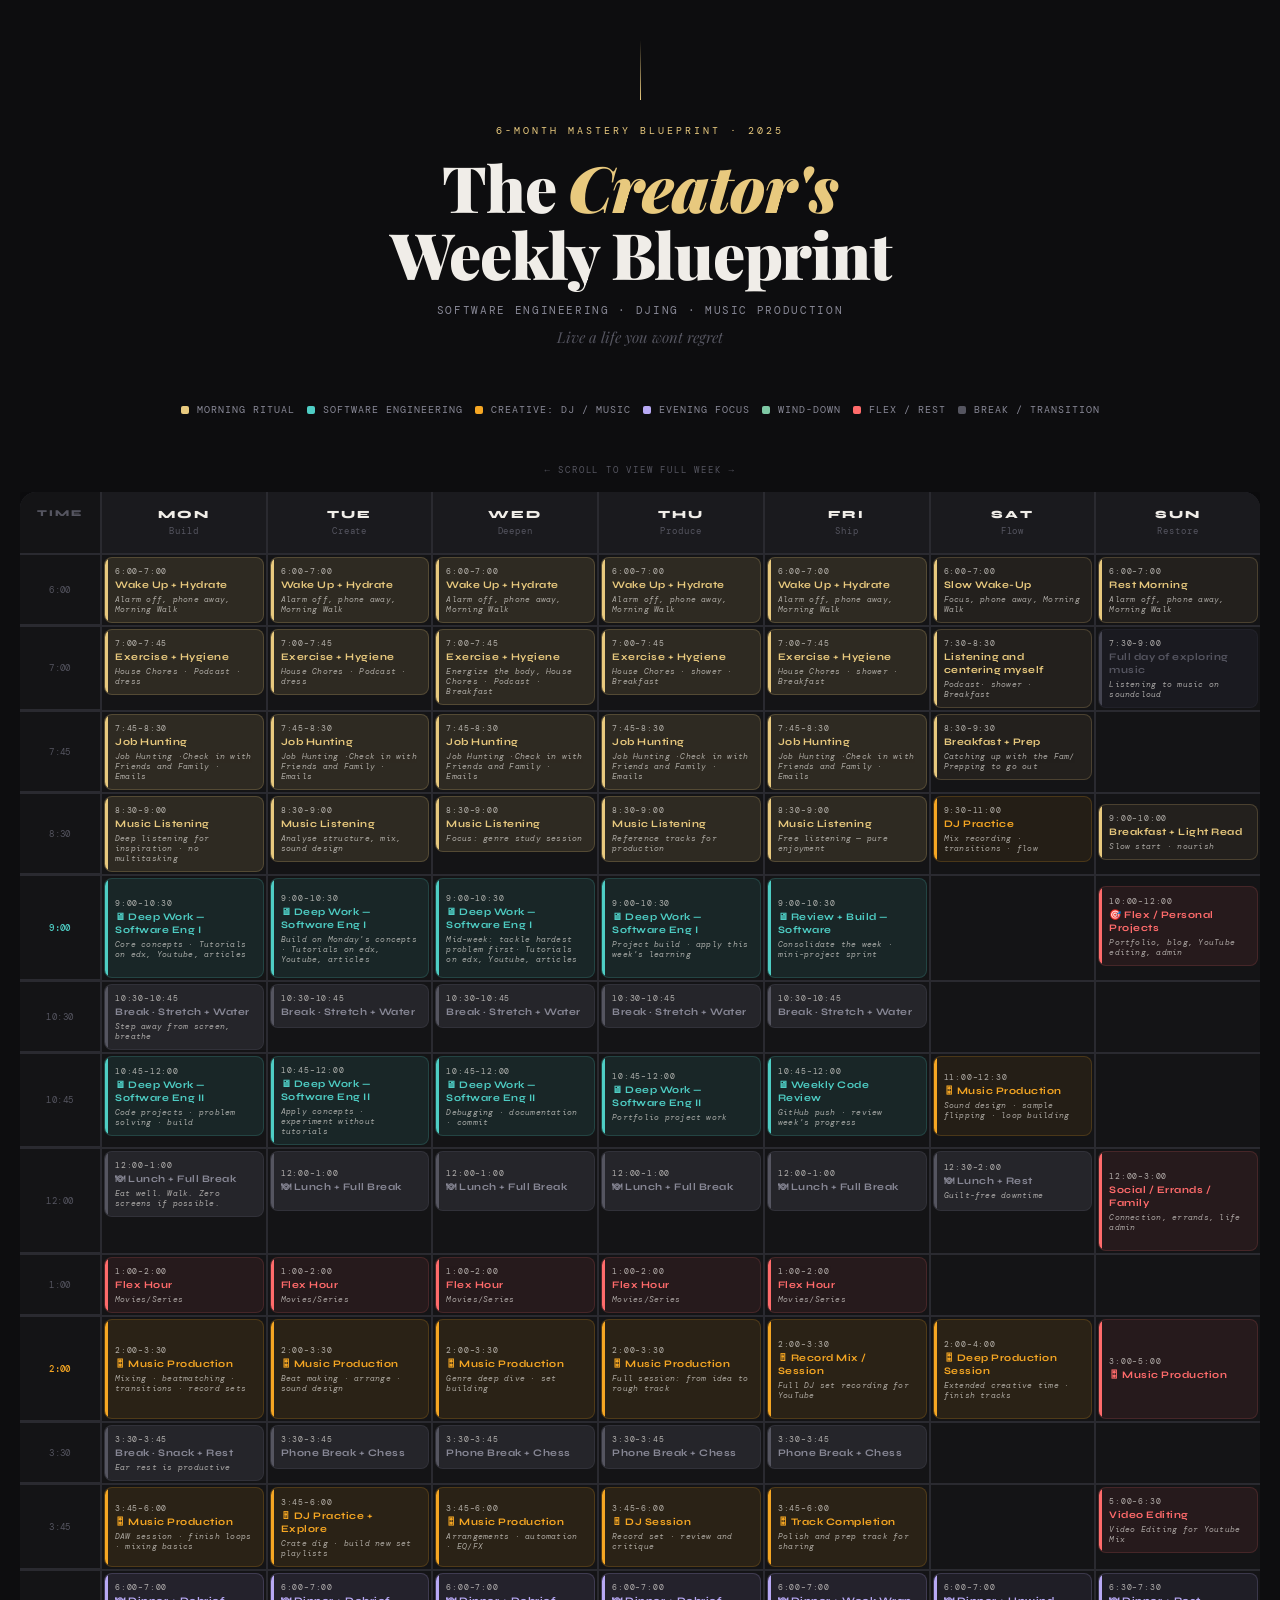
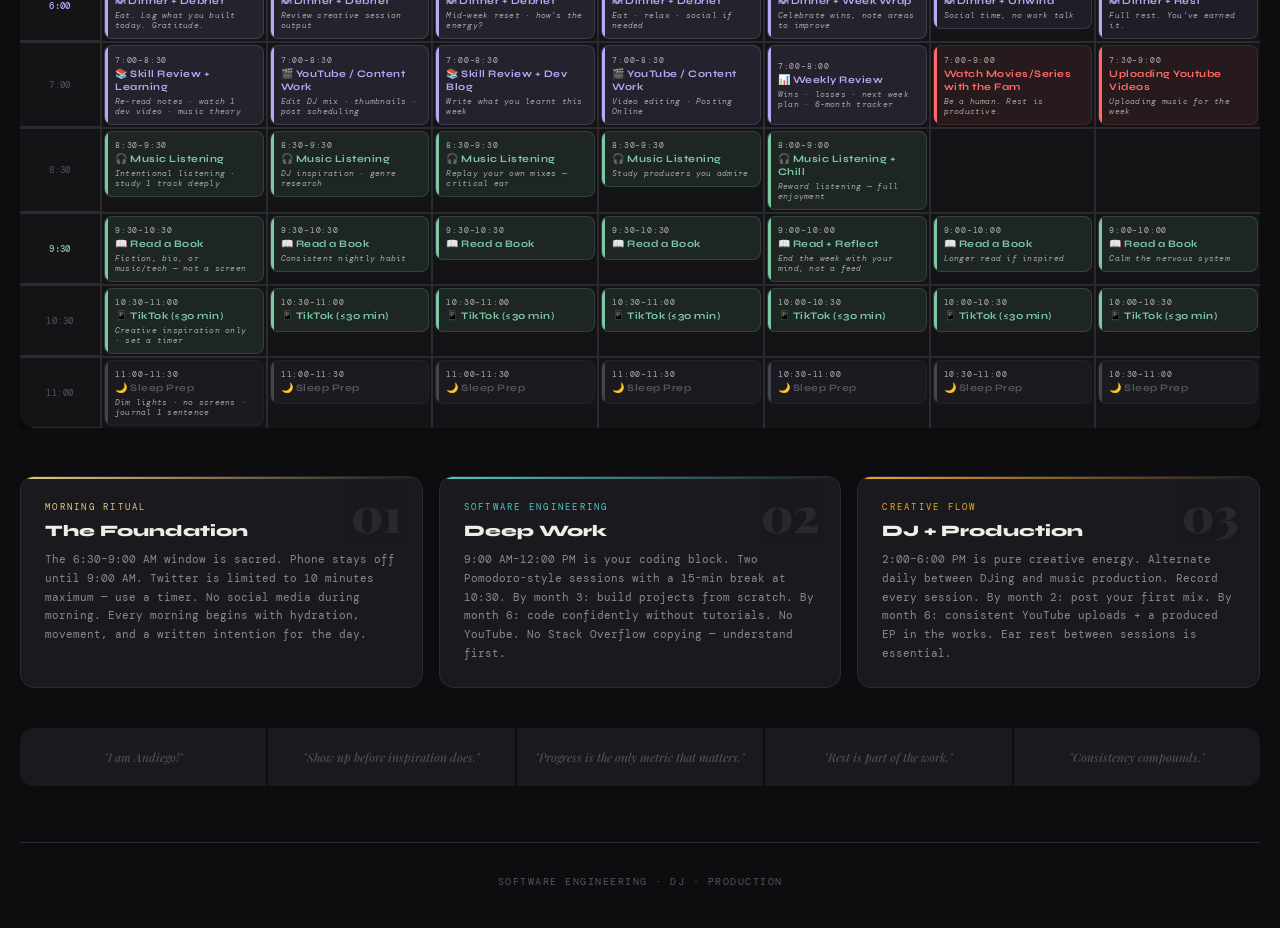
<file: schedule.html>
<!DOCTYPE html>
<html lang="en">
<head>
<meta charset="UTF-8">
<meta name="viewport" content="width=device-width, initial-scale=1.0">
<title>Weekly Planner — The Andiego's Blueprint</title>
<link href="https://fonts.googleapis.com/css2?family=Playfair+Display:ital,wght@0,400;0,700;0,900;1,400&family=DM+Mono:wght@300;400;500&family=Syne:wght@400;600;700;800&display=swap" rel="stylesheet">
<style>
  :root {
    --bg: #0d0d0f;
    --surface: #141416;
    --surface2: #1a1a1e;
    --border: #2a2a30;
    --accent-gold: #e8c97e;
    --accent-amber: #f5a623;
    --accent-teal: #4ecdc4;
    --accent-coral: #ff6b6b;
    --accent-lavender: #b8a9f5;
    --accent-sage: #7ec8a4;
    --text-primary: #f0ede8;
    --text-secondary: #888896;
    --text-dim: #555560;

    /* Block colors */
    --morning: #e8c97e;
    --engineering: #4ecdc4;
    --break: #3a3a42;
    --creative: #f5a623;
    --evening: #b8a9f5;
    --wind: #7ec8a4;
    --sleep: #2e2e38;
  }

  * { margin: 0; padding: 0; box-sizing: border-box; }

  body {
    background: var(--bg);
    color: var(--text-primary);
    font-family: 'DM Mono', monospace;
    min-height: 100vh;
    padding: 40px 20px;
  }

  /* HEADER */
  .header {
    text-align: center;
    margin-bottom: 56px;
    position: relative;
  }

  .header::before {
    content: '';
    display: block;
    width: 1px;
    height: 60px;
    background: linear-gradient(to bottom, transparent, var(--accent-gold));
    margin: 0 auto 24px;
  }

  .header .eyebrow {
    font-family: 'DM Mono', monospace;
    font-size: 10px;
    letter-spacing: 0.3em;
    color: var(--accent-gold);
    text-transform: uppercase;
    margin-bottom: 16px;
  }

  .header h1 {
    font-family: 'Playfair Display', serif;
    font-size: clamp(36px, 5vw, 64px);
    font-weight: 900;
    line-height: 1.05;
    letter-spacing: -0.02em;
    color: var(--text-primary);
  }

  .header h1 em {
    font-style: italic;
    color: var(--accent-gold);
  }

  .header .subtitle {
    margin-top: 16px;
    font-size: 11px;
    color: var(--text-secondary);
    letter-spacing: 0.15em;
    text-transform: uppercase;
  }

  .header .tagline {
    margin-top: 10px;
    font-family: 'Playfair Display', serif;
    font-style: italic;
    font-size: 15px;
    color: var(--text-dim);
  }

  /* LEGEND */
  .legend {
    display: flex;
    flex-wrap: wrap;
    gap: 12px;
    justify-content: center;
    margin-bottom: 48px;
  }

  .legend-item {
    display: flex;
    align-items: center;
    gap: 8px;
    font-size: 10px;
    letter-spacing: 0.1em;
    text-transform: uppercase;
    color: var(--text-secondary);
  }

  .legend-dot {
    width: 8px;
    height: 8px;
    border-radius: 2px;
    flex-shrink: 0;
  }

  /* WEEKLY GRID */
  .week-grid {
    display: grid;
    grid-template-columns: 80px repeat(7, 1fr);
    gap: 2px;
    max-width: 1400px;
    margin: 0 auto;
    background: var(--border);
    border-radius: 16px;
    overflow: hidden;
    box-shadow: 0 40px 120px rgba(0,0,0,0.6);
  }

  .day-header {
    background: var(--surface2);
    padding: 16px 8px;
    text-align: center;
    position: sticky;
    top: 0;
    z-index: 10;
  }

  .day-name {
    font-family: 'Syne', sans-serif;
    font-size: 11px;
    font-weight: 800;
    letter-spacing: 0.2em;
    text-transform: uppercase;
    color: var(--text-primary);
  }

  .day-sub {
    font-size: 9px;
    color: var(--text-dim);
    margin-top: 4px;
    letter-spacing: 0.1em;
  }

  .time-col {
    background: var(--surface);
  }

  .time-col .day-header {
    background: var(--surface);
  }

  .time-label {
    background: var(--surface);
    display: flex;
    align-items: center;
    justify-content: center;
    padding: 8px 4px;
    font-size: 9px;
    color: var(--text-dim);
    letter-spacing: 0.05em;
    border-bottom: 1px solid var(--border);
    min-height: 44px;
  }

  .day-col {
    background: var(--surface);
    display: flex;
    flex-direction: column;
    gap: 2px;
    padding: 2px;
  }

  /* BLOCKS */
  .block {
    border-radius: 8px;
    padding: 8px 10px;
    min-height: 40px;
    position: relative;
    overflow: hidden;
    display: flex;
    flex-direction: column;
    justify-content: center;
    transition: transform 0.15s ease, box-shadow 0.15s ease;
    cursor: default;
  }

  .block:hover {
    transform: translateY(-1px);
    box-shadow: 0 6px 20px rgba(0,0,0,0.4);
    z-index: 2;
  }

  .block::before {
    content: '';
    position: absolute;
    left: 0; top: 0; bottom: 0;
    width: 3px;
    border-radius: 3px 0 0 3px;
  }

  .block-time {
    font-size: 8px;
    letter-spacing: 0.1em;
    opacity: 0.7;
    margin-bottom: 3px;
  }

  .block-title {
    font-family: 'Syne', sans-serif;
    font-size: 10px;
    font-weight: 700;
    line-height: 1.3;
    letter-spacing: 0.05em;
  }

  .block-note {
    font-size: 8px;
    opacity: 0.65;
    margin-top: 2px;
    letter-spacing: 0.03em;
    font-style: italic;
  }

  /* Block types */
  .b-morning { background: rgba(232,201,126,0.12); border: 1px solid rgba(232,201,126,0.2); }
  .b-morning::before { background: var(--morning); }
  .b-morning .block-title { color: var(--morning); }

  .b-engineering { background: rgba(78,205,196,0.1); border: 1px solid rgba(78,205,196,0.18); }
  .b-engineering::before { background: var(--engineering); }
  .b-engineering .block-title { color: var(--engineering); }

  .b-creative { background: rgba(245,166,35,0.1); border: 1px solid rgba(245,166,35,0.18); }
  .b-creative::before { background: var(--creative); }
  .b-creative .block-title { color: var(--creative); }

  .b-break { background: rgba(42,42,48,0.8); border: 1px solid rgba(80,80,90,0.3); }
  .b-break::before { background: var(--text-dim); }
  .b-break .block-title { color: var(--text-secondary); }

  .b-evening { background: rgba(184,169,245,0.1); border: 1px solid rgba(184,169,245,0.18); }
  .b-evening::before { background: var(--evening); }
  .b-evening .block-title { color: var(--evening); }

  .b-wind { background: rgba(126,200,164,0.1); border: 1px solid rgba(126,200,164,0.18); }
  .b-wind::before { background: var(--wind); }
  .b-wind .block-title { color: var(--wind); }

  .b-sleep { background: rgba(30,30,40,0.6); border: 1px solid rgba(50,50,60,0.3); }
  .b-sleep::before { background: #444450; }
  .b-sleep .block-title { color: var(--text-dim); }

  .b-flex { background: rgba(255,107,107,0.08); border: 1px solid rgba(255,107,107,0.15); }
  .b-flex::before { background: var(--accent-coral); }
  .b-flex .block-title { color: var(--accent-coral); }

  /* PILLARS */
  .pillars {
    max-width: 1400px;
    margin: 48px auto 0;
    display: grid;
    grid-template-columns: repeat(auto-fit, minmax(280px, 1fr));
    gap: 16px;
  }

  .pillar-card {
    background: var(--surface2);
    border: 1px solid var(--border);
    border-radius: 14px;
    padding: 24px;
    position: relative;
    overflow: hidden;
  }

  .pillar-card::after {
    content: '';
    position: absolute;
    top: 0; left: 0; right: 0;
    height: 2px;
  }

  .pillar-card.p1::after { background: linear-gradient(to right, var(--morning), transparent); }
  .pillar-card.p2::after { background: linear-gradient(to right, var(--engineering), transparent); }
  .pillar-card.p3::after { background: linear-gradient(to right, var(--creative), transparent); }

  .pillar-num {
    font-family: 'Playfair Display', serif;
    font-size: 48px;
    font-weight: 900;
    line-height: 1;
    opacity: 0.07;
    position: absolute;
    top: 12px;
    right: 20px;
  }

  .pillar-label {
    font-size: 9px;
    letter-spacing: 0.25em;
    text-transform: uppercase;
    margin-bottom: 8px;
  }

  .pillar-title {
    font-family: 'Syne', sans-serif;
    font-size: 16px;
    font-weight: 800;
    margin-bottom: 10px;
  }

  .pillar-desc {
    font-size: 11px;
    color: var(--text-secondary);
    line-height: 1.7;
  }

  /* MANTRAS */
  .mantras {
    max-width: 1400px;
    margin: 40px auto 0;
    display: flex;
    gap: 2px;
    border-radius: 14px;
    overflow: hidden;
  }

  .mantra {
    flex: 1;
    background: var(--surface2);
    padding: 20px 16px;
    text-align: center;
    font-family: 'Playfair Display', serif;
    font-style: italic;
    font-size: 12px;
    color: var(--text-dim);
    line-height: 1.5;
    transition: color 0.2s;
  }

  .mantra:hover { color: var(--accent-gold); }

  /* FOOTER */
  .footer {
    text-align: center;
    margin-top: 56px;
    padding-top: 32px;
    border-top: 1px solid var(--border);
    max-width: 1400px;
    margin-left: auto;
    margin-right: auto;
  }

  .footer p {
    font-size: 10px;
    color: var(--text-dim);
    letter-spacing: 0.15em;
    text-transform: uppercase;
  }

  /* SCROLL HINT */
  .scroll-hint {
    text-align: center;
    font-size: 9px;
    color: var(--text-dim);
    letter-spacing: 0.2em;
    text-transform: uppercase;
    margin-bottom: 16px;
  }

  @media (max-width: 900px) {
    .week-grid {
      grid-template-columns: 60px repeat(7, 1fr);
      font-size: 9px;
    }
    .block-title { font-size: 8px; }
    .block-time, .block-note { display: none; }
    body { padding: 20px 10px; }
  }

  @media print {
    body { background: white; color: #111; padding: 10px; }
    .week-grid { box-shadow: none; }
  }
</style>
</head>
<body>

<!-- HEADER -->
<div class="header">
  <div class="eyebrow">6-Month Mastery Blueprint · 2025</div>
  <h1>The <em>Creator's</em><br>Weekly Blueprint</h1>
  <div class="subtitle">Software Engineering · DJing · Music Production</div>
  <div class="tagline">Live a life you wont regret</div>
</div>

<!-- LEGEND -->
<div class="legend">
  <div class="legend-item"><div class="legend-dot" style="background:var(--morning)"></div> Morning Ritual</div>
  <div class="legend-item"><div class="legend-dot" style="background:var(--engineering)"></div> Software Engineering</div>
  <div class="legend-item"><div class="legend-dot" style="background:var(--creative)"></div> Creative: DJ / Music</div>
  <div class="legend-item"><div class="legend-dot" style="background:var(--evening)"></div> Evening Focus</div>
  <div class="legend-item"><div class="legend-dot" style="background:var(--wind)"></div> Wind-Down</div>
  <div class="legend-item"><div class="legend-dot" style="background:var(--accent-coral)"></div> Flex / Rest</div>
  <div class="legend-item"><div class="legend-dot" style="background:var(--text-dim)"></div> Break / Transition</div>
</div>

<div class="scroll-hint">← scroll to view full week →</div>

<!-- MAIN GRID -->
<div style="overflow-x:auto;">
<div class="week-grid">

  <!-- Header row -->
  <div class="day-header time-col"><div class="day-name" style="font-size:9px;color:var(--text-dim)">TIME</div></div>
  <div class="day-header"><div class="day-name">MON</div><div class="day-sub">Build</div></div>
  <div class="day-header"><div class="day-name">TUE</div><div class="day-sub">Create</div></div>
  <div class="day-header"><div class="day-name">WED</div><div class="day-sub">Deepen</div></div>
  <div class="day-header"><div class="day-name">THU</div><div class="day-sub">Produce</div></div>
  <div class="day-header"><div class="day-name">FRI</div><div class="day-sub">Ship</div></div>
  <div class="day-header"><div class="day-name">SAT</div><div class="day-sub">Flow</div></div>
  <div class="day-header"><div class="day-name">SUN</div><div class="day-sub">Restore</div></div>

  <!-- 6:00 AM -->
  <div class="time-label">6:00</div>
  <!-- MON-FRI same morning routine -->
  <div class="day-col">
    <div class="block b-morning">
      <div class="block-time">6:00–7:00</div>
      <div class="block-title">Wake Up + Hydrate</div>
      <div class="block-note">Alarm off, phone away, Morning Walk</div>
    </div>
  </div>
  <div class="day-col">
    <div class="block b-morning">
      <div class="block-time">6:00–7:00</div>
      <div class="block-title">Wake Up + Hydrate</div>
      <div class="block-note">Alarm off, phone away, Morning Walk</div>
    </div>
  </div>
  <div class="day-col">
    <div class="block b-morning">
      <div class="block-time">6:00–7:00</div>
      <div class="block-title">Wake Up + Hydrate</div>
      <div class="block-note">Alarm off, phone away, Morning Walk</div>
    </div>
  </div>
  <div class="day-col">
    <div class="block b-morning">
      <div class="block-time">6:00–7:00</div>
      <div class="block-title">Wake Up + Hydrate</div>
      <div class="block-note">Alarm off, phone away, Morning Walk</div>
    </div>
  </div>
  <div class="day-col">
    <div class="block b-morning">
      <div class="block-time">6:00–7:00</div>
      <div class="block-title">Wake Up + Hydrate</div>
      <div class="block-note">Alarm off, phone away, Morning Walk</div>
    </div>
  </div>
  <div class="day-col">
    <div class="block b-morning" style="background:rgba(232,201,126,0.07)">
      <div class="block-time">6:00–7:00</div>
      <div class="block-title">Slow Wake-Up</div>
      <div class="block-note">Focus, phone away, Morning Walk</div>
    </div>
  </div>
  <div class="day-col">
    <div class="block b-morning" style="background:rgba(232,201,126,0.07)">
      <div class="block-time">6:00–7:00</div>
      <div class="block-title">Rest Morning</div>
      <div class="block-note">Alarm off, phone away, Morning Walk</div>
    </div>
  </div>

  <!-- 7:00 AM -->
  <div class="time-label">7:00</div>
  <div class="day-col">
    <div class="block b-morning">
      <div class="block-time">7:00–7:45</div>
      <div class="block-title">Exercise + Hygiene</div>
      <div class="block-note">House Chores · Podcast · dress</div>
    </div>
  </div>
  <div class="day-col">
    <div class="block b-morning">
      <div class="block-time">7:00–7:45</div>
      <div class="block-title">Exercise + Hygiene</div>
      <div class="block-note">House Chores · Podcast · dress</div>
    </div>
  </div>
  <div class="day-col">
    <div class="block b-morning">
      <div class="block-time">7:00–7:45</div>
      <div class="block-title">Exercise + Hygiene</div>
      <div class="block-note">Energize the body, House Chores · Podcast · Breakfast</div>
    </div>
  </div>
  <div class="day-col">
    <div class="block b-morning">
      <div class="block-time">7:00–7:45</div>
      <div class="block-title">Exercise + Hygiene</div>
      <div class="block-note">House Chores · shower · Breakfast</div>
    </div>
  </div>
  <div class="day-col">
    <div class="block b-morning">
      <div class="block-time">7:00–7:45</div>
      <div class="block-title">Exercise + Hygiene</div>
      <div class="block-note">House Chores · shower · Breakfast</div>
    </div>
  </div>
  <div class="day-col">
    <div class="block b-morning" style="background:rgba(232,201,126,0.07)">
      <div class="block-time">7:30–8:30</div>
      <div class="block-title">Listening and centering myself</div>
      <div class="block-note">Podcast· shower · Breakfast</div>
    </div>
  </div>
  <div class="day-col">
    <div class="block b-sleep">
      <div class="block-time">7:30–9:00</div>
      <div class="block-title">Full day of exploring music</div>
      <div class="block-note">Listening to music on soundcloud</div>
    </div>
  </div>

  <!-- 7:45 AM -->
  <div class="time-label">7:45</div>
  <div class="day-col">
    <div class="block b-morning">
      <div class="block-time">7:45–8:30</div>
      <div class="block-title">Job Hunting</div>
      <div class="block-note">Job Hunting ·Check in with Friends and Family · Emails</div>
    </div>
  </div>
  <div class="day-col">
    <div class="block b-morning">
      <div class="block-time">7:45–8:30</div>
      <div class="block-title">Job Hunting</div>
      <div class="block-note">Job Hunting ·Check in with Friends and Family · Emails</div>
    </div>
  </div>
  <div class="day-col">
    <div class="block b-morning">
      <div class="block-time">7:45–8:30</div>
      <div class="block-title">Job Hunting</div>
      <div class="block-note">Job Hunting ·Check in with Friends and Family · Emails</div>
    </div>
  </div>
  <div class="day-col">
    <div class="block b-morning">
      <div class="block-time">7:45–8:30</div>
      <div class="block-title">Job Hunting</div>
      <div class="block-note">Job Hunting ·Check in with Friends and Family · Emails</div>
    </div>
  </div>
  <div class="day-col">
    <div class="block b-morning">
      <div class="block-time">7:45–8:30</div>
      <div class="block-title">Job Hunting</div>
      <div class="block-note">Job Hunting ·Check in with Friends and Family · Emails</div>
    </div>
  </div>
  <div class="day-col">
    <div class="block b-morning" style="background:rgba(232,201,126,0.07)">
      <div class="block-time">8:30–9:30</div>
      <div class="block-title">Breakfast + Prep</div>
      <div class="block-note"> Catching up with the Fam/ Prepping to go out</div>
    </div>
  </div>
  <div class="day-col"></div>

  <!-- 8:30 AM -->
  <div class="time-label">8:30</div>
  <div class="day-col">
    <div class="block b-morning">
      <div class="block-time">8:30–9:00</div>
      <div class="block-title">Music Listening</div>
      <div class="block-note">Deep listening for inspiration · no multitasking</div>
    </div>
  </div>
  <div class="day-col">
    <div class="block b-morning">
      <div class="block-time">8:30–9:00</div>
      <div class="block-title">Music Listening</div>
      <div class="block-note">Analyse structure, mix, sound design</div>
    </div>
  </div>
  <div class="day-col">
    <div class="block b-morning">
      <div class="block-time">8:30–9:00</div>
      <div class="block-title">Music Listening</div>
      <div class="block-note">Focus: genre study session</div>
    </div>
  </div>
  <div class="day-col">
    <div class="block b-morning">
      <div class="block-time">8:30–9:00</div>
      <div class="block-title">Music Listening</div>
      <div class="block-note">Reference tracks for production</div>
    </div>
  </div>
  <div class="day-col">
    <div class="block b-morning">
      <div class="block-time">8:30–9:00</div>
      <div class="block-title">Music Listening</div>
      <div class="block-note">Free listening — pure enjoyment</div>
    </div>
  </div>
  <div class="day-col">
    <div class="block b-creative" style="background:rgba(245,166,35,0.07)">
      <div class="block-time">9:30–11:00</div>
      <div class="block-title">DJ Practice</div>
      <div class="block-note">Mix recording · transitions · flow</div>
    </div>
  </div>
  <div class="day-col">
    <div class="block b-morning" style="background:rgba(232,201,126,0.07); margin-top:8px">
      <div class="block-time">9:00–10:00</div>
      <div class="block-title">Breakfast + Light Read</div>
      <div class="block-note">Slow start · nourish</div>
    </div>
  </div>

  <!-- 9:00 AM — DEEP WORK -->
  <div class="time-label" style="color:var(--engineering);font-weight:500">9:00</div>
  <div class="day-col">
    <div class="block b-engineering" style="min-height:100px">
      <div class="block-time">9:00–10:30</div>
      <div class="block-title">🖥 Deep Work — Software Eng I</div>
      <div class="block-note">Core concepts · Tutorials on edx, Youtube, articles</div>
    </div>
  </div>
  <div class="day-col">
    <div class="block b-engineering" style="min-height:100px">
      <div class="block-time">9:00–10:30</div>
      <div class="block-title">🖥 Deep Work — Software Eng I</div>
      <div class="block-note">Build on Monday's concepts · Tutorials on edx, Youtube, articles</div>
    </div>
  </div>
  <div class="day-col">
    <div class="block b-engineering" style="min-height:100px">
      <div class="block-time">9:00–10:30</div>
      <div class="block-title">🖥 Deep Work — Software Eng I</div>
      <div class="block-note">Mid-week: tackle hardest problem first· Tutorials on edx, Youtube, articles</div>
    </div>
  </div>
  <div class="day-col">
    <div class="block b-engineering" style="min-height:100px">
      <div class="block-time">9:00–10:30</div>
      <div class="block-title">🖥 Deep Work — Software Eng I</div>
      <div class="block-note">Project build · apply this week's learning</div>
    </div>
  </div>
  <div class="day-col">
    <div class="block b-engineering" style="min-height:100px">
      <div class="block-time">9:00–10:30</div>
      <div class="block-title">🖥 Review + Build — Software</div>
      <div class="block-note">Consolidate the week · mini-project sprint</div>
    </div>
  </div>
  <div class="day-col"></div>
  <div class="day-col">
    <div class="block b-flex" style="min-height:80px; margin-top:8px">
      <div class="block-time">10:00–12:00</div>
      <div class="block-title">🎯 Flex / Personal Projects</div>
      <div class="block-note">Portfolio, blog, YouTube editing, admin</div>
    </div>
  </div>

  <!-- 10:30 AM -->
  <div class="time-label">10:30</div>
  <div class="day-col">
    <div class="block b-break">
      <div class="block-time">10:30–10:45</div>
      <div class="block-title">Break · Stretch + Water</div>
      <div class="block-note">Step away from screen, breathe</div>
    </div>
  </div>
  <div class="day-col">
    <div class="block b-break">
      <div class="block-time">10:30–10:45</div>
      <div class="block-title">Break · Stretch + Water</div>
    </div>
  </div>
  <div class="day-col">
    <div class="block b-break">
      <div class="block-time">10:30–10:45</div>
      <div class="block-title">Break · Stretch + Water</div>
    </div>
  </div>
  <div class="day-col">
    <div class="block b-break">
      <div class="block-time">10:30–10:45</div>
      <div class="block-title">Break · Stretch + Water</div>
    </div>
  </div>
  <div class="day-col">
    <div class="block b-break">
      <div class="block-time">10:30–10:45</div>
      <div class="block-title">Break · Stretch + Water</div>
    </div>
  </div>
  <div class="day-col"></div>
  <div class="day-col"></div>

  <!-- 10:45 AM -->
  <div class="time-label">10:45</div>
  <div class="day-col">
    <div class="block b-engineering" style="min-height:80px">
      <div class="block-time">10:45–12:00</div>
      <div class="block-title">🖥 Deep Work — Software Eng II</div>
      <div class="block-note">Code projects · problem solving · build</div>
    </div>
  </div>
  <div class="day-col">
    <div class="block b-engineering" style="min-height:80px">
      <div class="block-time">10:45–12:00</div>
      <div class="block-title">🖥 Deep Work — Software Eng II</div>
      <div class="block-note">Apply concepts · experiment without tutorials</div>
    </div>
  </div>
  <div class="day-col">
    <div class="block b-engineering" style="min-height:80px">
      <div class="block-time">10:45–12:00</div>
      <div class="block-title">🖥 Deep Work — Software Eng II</div>
      <div class="block-note">Debugging · documentation · commit</div>
    </div>
  </div>
  <div class="day-col">
    <div class="block b-engineering" style="min-height:80px">
      <div class="block-time">10:45–12:00</div>
      <div class="block-title">🖥 Deep Work — Software Eng II</div>
      <div class="block-note">Portfolio project work</div>
    </div>
  </div>
  <div class="day-col">
    <div class="block b-engineering" style="min-height:80px">
      <div class="block-time">10:45–12:00</div>
      <div class="block-title">🖥 Weekly Code Review</div>
      <div class="block-note">GitHub push · review week's progress</div>
    </div>
  </div>
  <div class="day-col">
    <div class="block b-creative" style="background:rgba(245,166,35,0.07); min-height:80px">
      <div class="block-time">11:00–12:30</div>
      <div class="block-title">🎛 Music Production</div>
      <div class="block-note">Sound design · sample flipping · loop building</div>
    </div>
  </div>
  <div class="day-col"></div>

  <!-- LUNCH -->
  <div class="time-label">12:00</div>
  <div class="day-col">
    <div class="block b-break" style="min-height:60px">
      <div class="block-time">12:00–1:00</div>
      <div class="block-title">🍽 Lunch + Full Break</div>
      <div class="block-note">Eat well. Walk. Zero screens if possible.</div>
    </div>
  </div>
  <div class="day-col">
    <div class="block b-break" style="min-height:60px">
      <div class="block-time">12:00–1:00</div>
      <div class="block-title">🍽 Lunch + Full Break</div>
    </div>
  </div>
  <div class="day-col">
    <div class="block b-break" style="min-height:60px">
      <div class="block-time">12:00–1:00</div>
      <div class="block-title">🍽 Lunch + Full Break</div>
    </div>
  </div>
  <div class="day-col">
    <div class="block b-break" style="min-height:60px">
      <div class="block-time">12:00–1:00</div>
      <div class="block-title">🍽 Lunch + Full Break</div>
    </div>
  </div>
  <div class="day-col">
    <div class="block b-break" style="min-height:60px">
      <div class="block-time">12:00–1:00</div>
      <div class="block-title">🍽 Lunch + Full Break</div>
    </div>
  </div>
  <div class="day-col">
    <div class="block b-break" style="min-height:60px">
      <div class="block-time">12:30–2:00</div>
      <div class="block-title">🍽 Lunch + Rest</div>
      <div class="block-note">Guilt-free downtime</div>
    </div>
  </div>
  <div class="day-col">
    <div class="block b-flex" style="min-height:100px">
      <div class="block-time">12:00–3:00</div>
      <div class="block-title">Social / Errands / Family</div>
      <div class="block-note">Connection, errands, life admin</div>
    </div>
  </div>

  <!-- 1:00 PM -->
  <div class="time-label">1:00</div>
  <div class="day-col">
    <div class="block b-flex">
      <div class="block-time">1:00–2:00</div>
      <div class="block-title">Flex Hour</div>
      <div class="block-note">Movies/Series</div>
    </div>
  </div>
  <div class="day-col">
    <div class="block b-flex">
      <div class="block-time">1:00–2:00</div>
      <div class="block-title">Flex Hour</div>
      <div class="block-note">Movies/Series</div>
    </div>
  </div>
  <div class="day-col">
    <div class="block b-flex">
      <div class="block-time">1:00–2:00</div>
      <div class="block-title">Flex Hour</div>
      <div class="block-note">Movies/Series</div>
    </div>
  </div>
  <div class="day-col">
    <div class="block b-flex">
      <div class="block-time">1:00–2:00</div>
      <div class="block-title">Flex Hour</div>
      <div class="block-note">Movies/Series</div>
    </div>
  </div>
  <div class="day-col">
    <div class="block b-flex">
      <div class="block-time">1:00–2:00</div>
      <div class="block-title">Flex Hour</div>
      <div class="block-note">Movies/Series</div>
    </div>
  </div>
  <div class="day-col"></div>
  <div class="day-col"></div>

  <!-- 2:00 PM — CREATIVE BLOCK -->
  <div class="time-label" style="color:var(--creative);font-weight:500">2:00</div>
  <div class="day-col">
    <div class="block b-creative" style="min-height:100px">
      <div class="block-time">2:00–3:30</div>
      <div class="block-title">🎛 Music Production</div>
      <div class="block-note">Mixing · beatmatching · transitions · record sets</div>
    </div>
  </div>
  <div class="day-col">
    <div class="block b-creative" style="min-height:100px">
      <div class="block-time">2:00–3:30</div>
      <div class="block-title">🎛 Music Production</div>
      <div class="block-note">Beat making · arrange · sound design</div>
    </div>
  </div>
  <div class="day-col">
    <div class="block b-creative" style="min-height:100px">
      <div class="block-time">2:00–3:30</div>
      <div class="block-title">🎛 Music Production</div>
      <div class="block-note">Genre deep dive · set building</div>
    </div>
  </div>
  <div class="day-col">
    <div class="block b-creative" style="min-height:100px">
      <div class="block-time">2:00–3:30</div>
      <div class="block-title">🎛 Music Production</div>
      <div class="block-note">Full session: from idea to rough track</div>
    </div>
  </div>
  <div class="day-col">
    <div class="block b-creative" style="min-height:100px">
      <div class="block-time">2:00–3:30</div>
      <div class="block-title">🎚 Record Mix / Session</div>
      <div class="block-note">Full DJ set recording for YouTube</div>
    </div>
  </div>
  <div class="day-col">
    <div class="block b-creative" style="min-height:100px">
      <div class="block-time">2:00–4:00</div>
      <div class="block-title">🎛 Deep Production Session</div>
      <div class="block-note">Extended creative time · finish tracks</div>
    </div>
  </div>
  <div class="day-col">
    <div class="block b-flex" style="min-height:100px">
      <div class="block-time">3:00–5:00</div>
      <div class="block-title">🎛 Music Production</div>
    </div>
  </div>

  <!-- 3:30 PM -->
  <div class="time-label">3:30</div>
  <div class="day-col">
    <div class="block b-break">
      <div class="block-time">3:30–3:45</div>
      <div class="block-title">Break · Snack + Rest</div>
      <div class="block-note">Ear rest is productive</div>
    </div>
  </div>
  <div class="day-col">
    <div class="block b-break">
      <div class="block-time">3:30–3:45</div>
      <div class="block-title">Phone Break + Chess</div>
    </div>
  </div>
  <div class="day-col">
    <div class="block b-break">
      <div class="block-time">3:30–3:45</div>
      <div class="block-title">Phone Break + Chess</div>
    </div>
  </div>
  <div class="day-col">
    <div class="block b-break">
      <div class="block-time">3:30–3:45</div>
      <div class="block-title">Phone Break + Chess</div>
    </div>
  </div>
  <div class="day-col">
    <div class="block b-break">
      <div class="block-time">3:30–3:45</div>
      <div class="block-title">Phone Break + Chess</div>
    </div>
  </div>
  <div class="day-col"></div>
  <div class="day-col"></div>

  <!-- 3:45 PM -->
  <div class="time-label">3:45</div>
  <div class="day-col">
    <div class="block b-creative" style="min-height:80px">
      <div class="block-time">3:45–6:00</div>
      <div class="block-title">🎛 Music Production</div>
      <div class="block-note">DAW session · finish loops · mixing basics</div>
    </div>
  </div>
  <div class="day-col">
    <div class="block b-creative" style="min-height:80px">
      <div class="block-time">3:45–6:00</div>
      <div class="block-title">🎚 DJ Practice + Explore</div>
      <div class="block-note">Crate dig · build new set playlists</div>
    </div>
  </div>
  <div class="day-col">
    <div class="block b-creative" style="min-height:80px">
      <div class="block-time">3:45–6:00</div>
      <div class="block-title">🎛 Music Production</div>
      <div class="block-note">Arrangements · automation · EQ/FX</div>
    </div>
  </div>
  <div class="day-col">
    <div class="block b-creative" style="min-height:80px">
      <div class="block-time">3:45–6:00</div>
      <div class="block-title">🎚 DJ Session</div>
      <div class="block-note">Record set · review and critique</div>
    </div>
  </div>
  <div class="day-col">
    <div class="block b-creative" style="min-height:80px">
      <div class="block-time">3:45–6:00</div>
      <div class="block-title">🎛 Track Completion</div>
      <div class="block-note">Polish and prep track for sharing</div>
    </div>
  </div>
  <div class="day-col"></div>
  <div class="day-col">
    <div class="block b-flex" style="min-height:60px">
      <div class="block-time">5:00–6:30</div>
      <div class="block-title">Video Editing</div>
      <div class="block-note">Video Editing for Youtube Mix</div>
    </div>
  </div>

  <!-- 6:00 PM — EVENING BLOCK -->
  <div class="time-label" style="color:var(--evening);font-weight:500">6:00</div>
  <div class="day-col">
    <div class="block b-evening">
      <div class="block-time">6:00–7:00</div>
      <div class="block-title">🍽 Dinner + Debrief</div>
      <div class="block-note">Eat. Log what you built today. Gratitude.</div>
    </div>
  </div>
  <div class="day-col">
    <div class="block b-evening">
      <div class="block-time">6:00–7:00</div>
      <div class="block-title">🍽 Dinner + Debrief</div>
      <div class="block-note">Review creative session output</div>
    </div>
  </div>
  <div class="day-col">
    <div class="block b-evening">
      <div class="block-time">6:00–7:00</div>
      <div class="block-title">🍽 Dinner + Debrief</div>
      <div class="block-note">Mid-week reset · how's the energy?</div>
    </div>
  </div>
  <div class="day-col">
    <div class="block b-evening">
      <div class="block-time">6:00–7:00</div>
      <div class="block-title">🍽 Dinner + Debrief</div>
      <div class="block-note">Eat · relax · social if needed</div>
    </div>
  </div>
  <div class="day-col">
    <div class="block b-evening">
      <div class="block-time">6:00–7:00</div>
      <div class="block-title">🍽 Dinner + Week Wrap</div>
      <div class="block-note">Celebrate wins, note areas to improve</div>
    </div>
  </div>
  <div class="day-col">
    <div class="block b-evening" style="background:rgba(184,169,245,0.07)">
      <div class="block-time">6:00–7:00</div>
      <div class="block-title">🍽 Dinner + Unwind</div>
      <div class="block-note">Social time, no work talk</div>
    </div>
  </div>
  <div class="day-col">
    <div class="block b-evening" style="background:rgba(184,169,245,0.07)">
      <div class="block-time">6:30–7:30</div>
      <div class="block-title">🍽 Dinner + Rest</div>
      <div class="block-note">Full rest. You've earned it.</div>
    </div>
  </div>

  <!-- 7:00 PM -->
  <div class="time-label">7:00</div>
  <div class="day-col">
    <div class="block b-evening" style="min-height:80px">
      <div class="block-time">7:00–8:30</div>
      <div class="block-title">📚 Skill Review + Learning</div>
      <div class="block-note">Re-read notes · watch 1 dev video · music theory</div>
    </div>
  </div>
  <div class="day-col">
    <div class="block b-evening" style="min-height:80px">
      <div class="block-time">7:00–8:30</div>
      <div class="block-title">🎬 YouTube / Content Work</div>
      <div class="block-note">Edit DJ mix · thumbnails · post scheduling</div>
    </div>
  </div>
  <div class="day-col">
    <div class="block b-evening" style="min-height:80px">
      <div class="block-time">7:00–8:30</div>
      <div class="block-title">📚 Skill Review + Dev Blog</div>
      <div class="block-note">Write what you learnt this week</div>
    </div>
  </div>
  <div class="day-col">
    <div class="block b-evening" style="min-height:80px">
      <div class="block-time">7:00–8:30</div>
      <div class="block-title">🎬 YouTube / Content Work</div>
      <div class="block-note">Video editing · Posting Online </div>
    </div>
  </div>
  <div class="day-col">
    <div class="block b-evening" style="min-height:80px">
      <div class="block-time">7:00–8:00</div>
      <div class="block-title">📊 Weekly Review</div>
      <div class="block-note">Wins · losses · next week plan · 6-month tracker</div>
    </div>
  </div>
  <div class="day-col">
    <div class="block b-flex" style="min-height:80px">
      <div class="block-time">7:00–9:00</div>
      <div class="block-title">Watch Movies/Series with the Fam</div>
      <div class="block-note">Be a human. Rest is productive.</div>
    </div>
  </div>
  <div class="day-col">
    <div class="block b-flex" style="min-height:80px">
      <div class="block-time">7:30–9:00</div>
      <div class="block-title">Uploading Youtube Videos</div>
      <div class="block-note">Uploading music for the week</div>
    </div>
  </div>

  <!-- 8:30 PM -->
  <div class="time-label">8:30</div>
  <div class="day-col">
    <div class="block b-wind">
      <div class="block-time">8:30–9:30</div>
      <div class="block-title">🎧 Music Listening</div>
      <div class="block-note">Intentional listening · study 1 track deeply</div>
    </div>
  </div>
  <div class="day-col">
    <div class="block b-wind">
      <div class="block-time">8:30–9:30</div>
      <div class="block-title">🎧 Music Listening</div>
      <div class="block-note">DJ inspiration · genre research</div>
    </div>
  </div>
  <div class="day-col">
    <div class="block b-wind">
      <div class="block-time">8:30–9:30</div>
      <div class="block-title">🎧 Music Listening</div>
      <div class="block-note">Replay your own mixes — critical ear</div>
    </div>
  </div>
  <div class="day-col">
    <div class="block b-wind">
      <div class="block-time">8:30–9:30</div>
      <div class="block-title">🎧 Music Listening</div>
      <div class="block-note">Study producers you admire</div>
    </div>
  </div>
  <div class="day-col">
    <div class="block b-wind">
      <div class="block-time">8:00–9:00</div>
      <div class="block-title">🎧 Music Listening + Chill</div>
      <div class="block-note">Reward listening — full enjoyment</div>
    </div>
  </div>
  <div class="day-col"></div>
  <div class="day-col"></div>

  <!-- 9:30 PM — WIND DOWN -->
  <div class="time-label" style="color:var(--wind);font-weight:500">9:30</div>
  <div class="day-col">
    <div class="block b-wind">
      <div class="block-time">9:30–10:30</div>
      <div class="block-title">📖 Read a Book</div>
      <div class="block-note">Fiction, bio, or music/tech — not a screen</div>
    </div>
  </div>
  <div class="day-col">
    <div class="block b-wind">
      <div class="block-time">9:30–10:30</div>
      <div class="block-title">📖 Read a Book</div>
      <div class="block-note">Consistent nightly habit</div>
    </div>
  </div>
  <div class="day-col">
    <div class="block b-wind">
      <div class="block-time">9:30–10:30</div>
      <div class="block-title">📖 Read a Book</div>
    </div>
  </div>
  <div class="day-col">
    <div class="block b-wind">
      <div class="block-time">9:30–10:30</div>
      <div class="block-title">📖 Read a Book</div>
    </div>
  </div>
  <div class="day-col">
    <div class="block b-wind">
      <div class="block-time">9:00–10:00</div>
      <div class="block-title">📖 Read + Reflect</div>
      <div class="block-note">End the week with your mind, not a feed</div>
    </div>
  </div>
  <div class="day-col">
    <div class="block b-wind">
      <div class="block-time">9:00–10:00</div>
      <div class="block-title">📖 Read a Book</div>
      <div class="block-note">Longer read if inspired</div>
    </div>
  </div>
  <div class="day-col">
    <div class="block b-wind">
      <div class="block-time">9:00–10:00</div>
      <div class="block-title">📖 Read a Book</div>
      <div class="block-note">Calm the nervous system</div>
    </div>
  </div>

  <!-- 10:30 PM -->
  <div class="time-label">10:30</div>
  <div class="day-col">
    <div class="block b-wind">
      <div class="block-time">10:30–11:00</div>
      <div class="block-title">📱 TikTok (≤30 min)</div>
      <div class="block-note">Creative inspiration only · set a timer</div>
    </div>
  </div>
  <div class="day-col">
    <div class="block b-wind">
      <div class="block-time">10:30–11:00</div>
      <div class="block-title">📱 TikTok (≤30 min)</div>
    </div>
  </div>
  <div class="day-col">
    <div class="block b-wind">
      <div class="block-time">10:30–11:00</div>
      <div class="block-title">📱 TikTok (≤30 min)</div>
    </div>
  </div>
  <div class="day-col">
    <div class="block b-wind">
      <div class="block-time">10:30–11:00</div>
      <div class="block-title">📱 TikTok (≤30 min)</div>
    </div>
  </div>
  <div class="day-col">
    <div class="block b-wind">
      <div class="block-time">10:00–10:30</div>
      <div class="block-title">📱 TikTok (≤30 min)</div>
    </div>
  </div>
  <div class="day-col">
    <div class="block b-wind">
      <div class="block-time">10:00–10:30</div>
      <div class="block-title">📱 TikTok (≤30 min)</div>
    </div>
  </div>
  <div class="day-col">
    <div class="block b-wind">
      <div class="block-time">10:00–10:30</div>
      <div class="block-title">📱 TikTok (≤30 min)</div>
    </div>
  </div>

  <!-- 11:00 PM -->
  <div class="time-label">11:00</div>
  <div class="day-col">
    <div class="block b-sleep">
      <div class="block-time">11:00–11:30</div>
      <div class="block-title">🌙 Sleep Prep</div>
      <div class="block-note">Dim lights · no screens · journal 1 sentence</div>
    </div>
  </div>
  <div class="day-col">
    <div class="block b-sleep">
      <div class="block-time">11:00–11:30</div>
      <div class="block-title">🌙 Sleep Prep</div>
    </div>
  </div>
  <div class="day-col">
    <div class="block b-sleep">
      <div class="block-time">11:00–11:30</div>
      <div class="block-title">🌙 Sleep Prep</div>
    </div>
  </div>
  <div class="day-col">
    <div class="block b-sleep">
      <div class="block-time">11:00–11:30</div>
      <div class="block-title">🌙 Sleep Prep</div>
    </div>
  </div>
  <div class="day-col">
    <div class="block b-sleep">
      <div class="block-time">10:30–11:00</div>
      <div class="block-title">🌙 Sleep Prep</div>
    </div>
  </div>
  <div class="day-col">
    <div class="block b-sleep">
      <div class="block-time">10:30–11:00</div>
      <div class="block-title">🌙 Sleep Prep</div>
    </div>
  </div>
  <div class="day-col">
    <div class="block b-sleep">
      <div class="block-time">10:30–11:00</div>
      <div class="block-title">🌙 Sleep Prep</div>
    </div>
  </div>

</div>
</div>

<!-- NOTES SECTION -->
<div class="pillars">
  <div class="pillar-card p1">
    <div class="pillar-num">01</div>
    <div class="pillar-label" style="color:var(--morning)">Morning Ritual</div>
    <div class="pillar-title">The Foundation</div>
    <div class="pillar-desc">The 6:30–9:00 AM window is sacred. Phone stays off until 9:00 AM. Twitter is limited to 10 minutes maximum — use a timer. No social media during morning. Every morning begins with hydration, movement, and a written intention for the day.</div>
  </div>
  <div class="pillar-card p2">
    <div class="pillar-num">02</div>
    <div class="pillar-label" style="color:var(--engineering)">Software Engineering</div>
    <div class="pillar-title">Deep Work</div>
    <div class="pillar-desc">9:00 AM–12:00 PM is your coding block. Two Pomodoro-style sessions with a 15-min break at 10:30. By month 3: build projects from scratch. By month 6: code confidently without tutorials. No YouTube. No Stack Overflow copying — understand first.</div>
  </div>
  <div class="pillar-card p3">
    <div class="pillar-num">03</div>
    <div class="pillar-label" style="color:var(--creative)">Creative Flow</div>
    <div class="pillar-title">DJ + Production</div>
    <div class="pillar-desc">2:00–6:00 PM is pure creative energy. Alternate daily between DJing and music production. Record every session. By month 2: post your first mix. By month 6: consistent YouTube uploads + a produced EP in the works. Ear rest between sessions is essential.</div>
  </div>
</div>

<!-- MANTRAS -->
<div class="mantras">
  <div class="mantra">"I am Andiego!"</div>
  <div class="mantra">"Show up before inspiration does."</div>
  <div class="mantra">"Progress is the only metric that matters."</div>
  <div class="mantra">"Rest is part of the work."</div>
  <div class="mantra">"Consistency compounds."</div>
</div>

<!-- FOOTER -->
<div class="footer">
  <p> Software Engineering · DJ · Production</p>
</div>

</body>
</html>
</file>
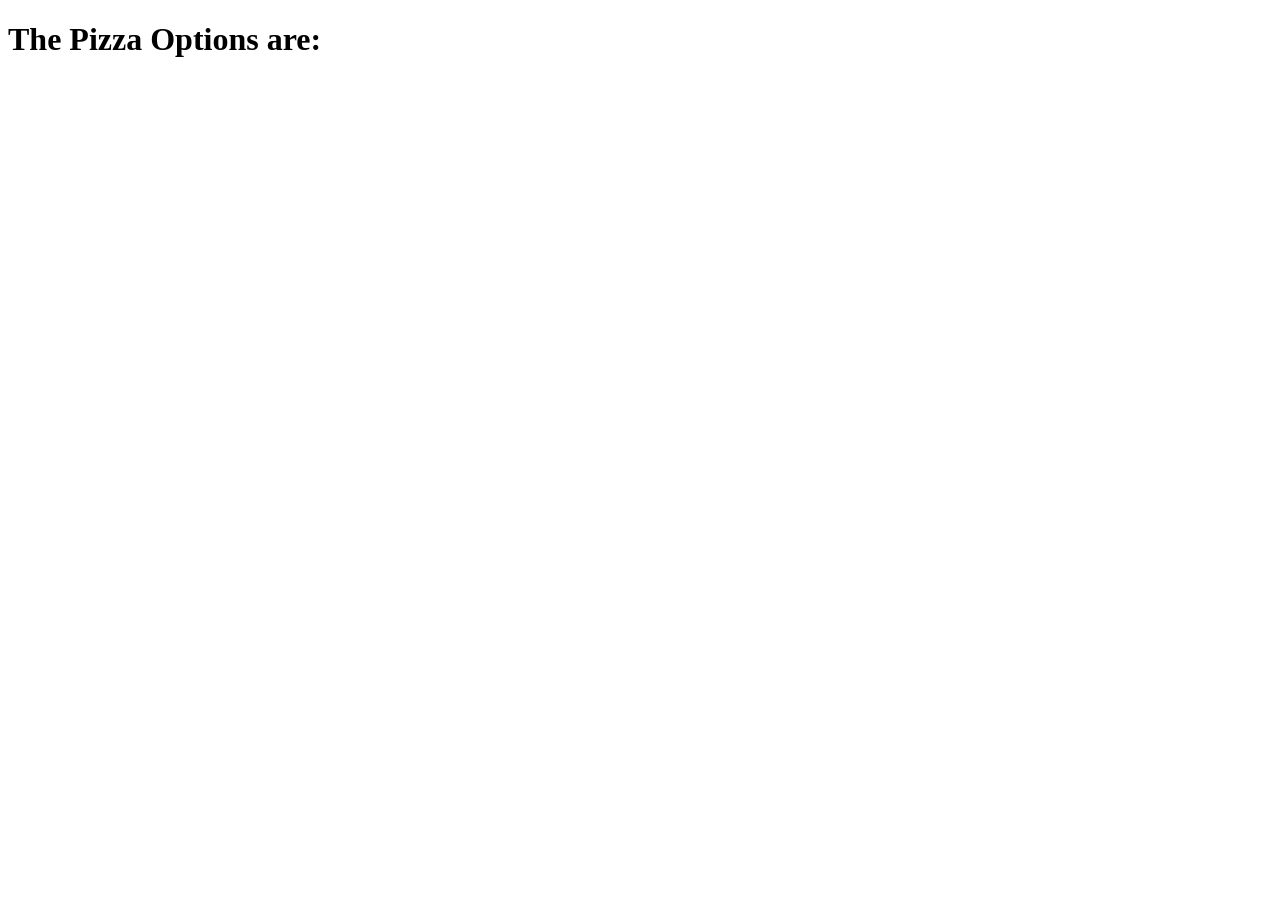
<file: django/menu/pizza/templates/pizza/options.html>
<!DOCTYPE html>
<html lang="en">
<head>
    <meta charset="UTF-8">
    <meta name="viewport" content="width=device-width, initial-scale=1.0">
    <title>Document</title>
</head>
<body>
    <h1> The Pizza Options are: </h1>
</body>
</html>
</file>
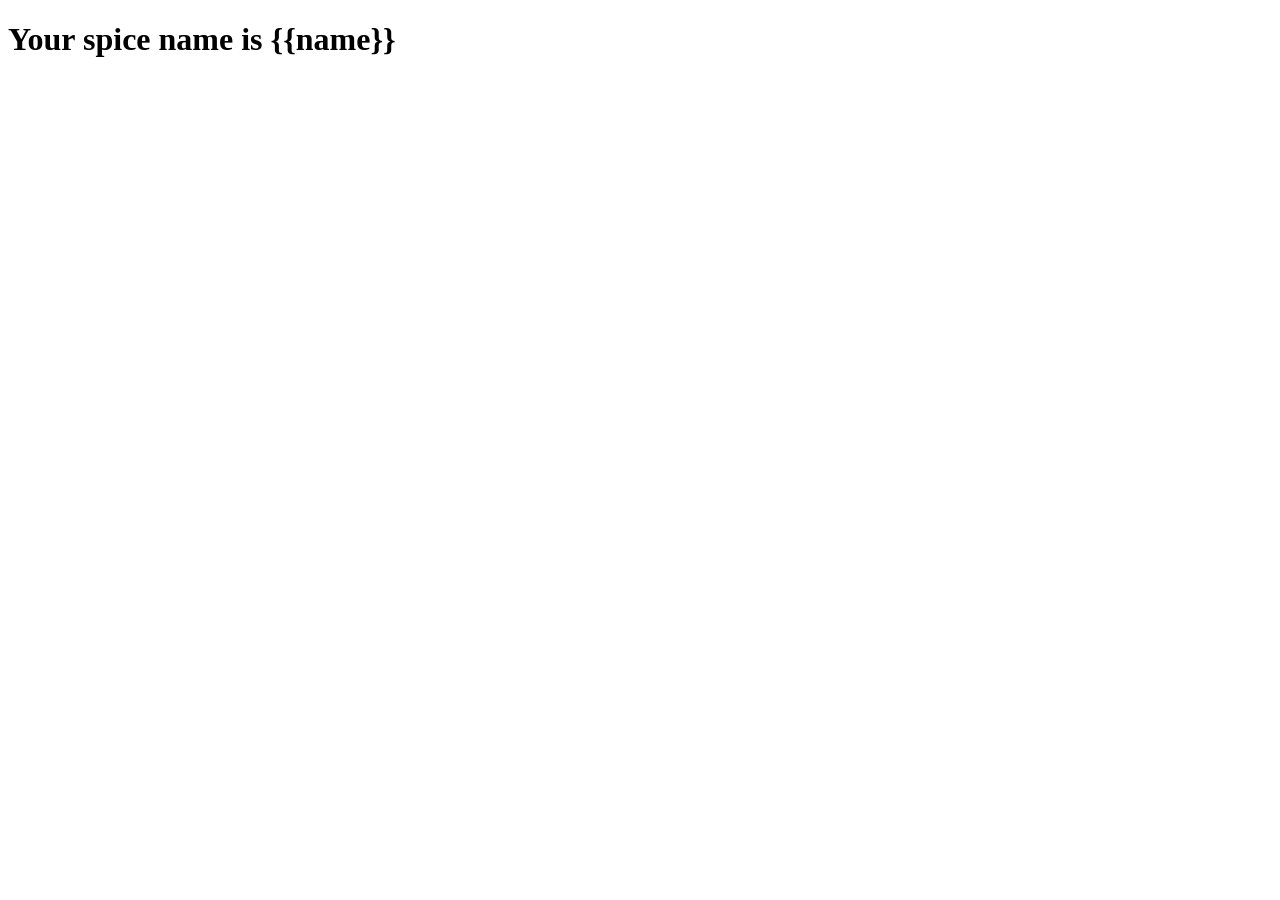
<file: django/menu/pizza/templates/pizza/spice.html>
<!DOCTYPE html>
<html lang="en">
<head>
    <meta charset="UTF-8">
    <meta name="viewport" content="width=device-width, initial-scale=1.0">
    <title>Your spice name</title>
</head>
<body>
    <h1> Your spice name is {{name}}</h1>
</body>
</html>
</file>
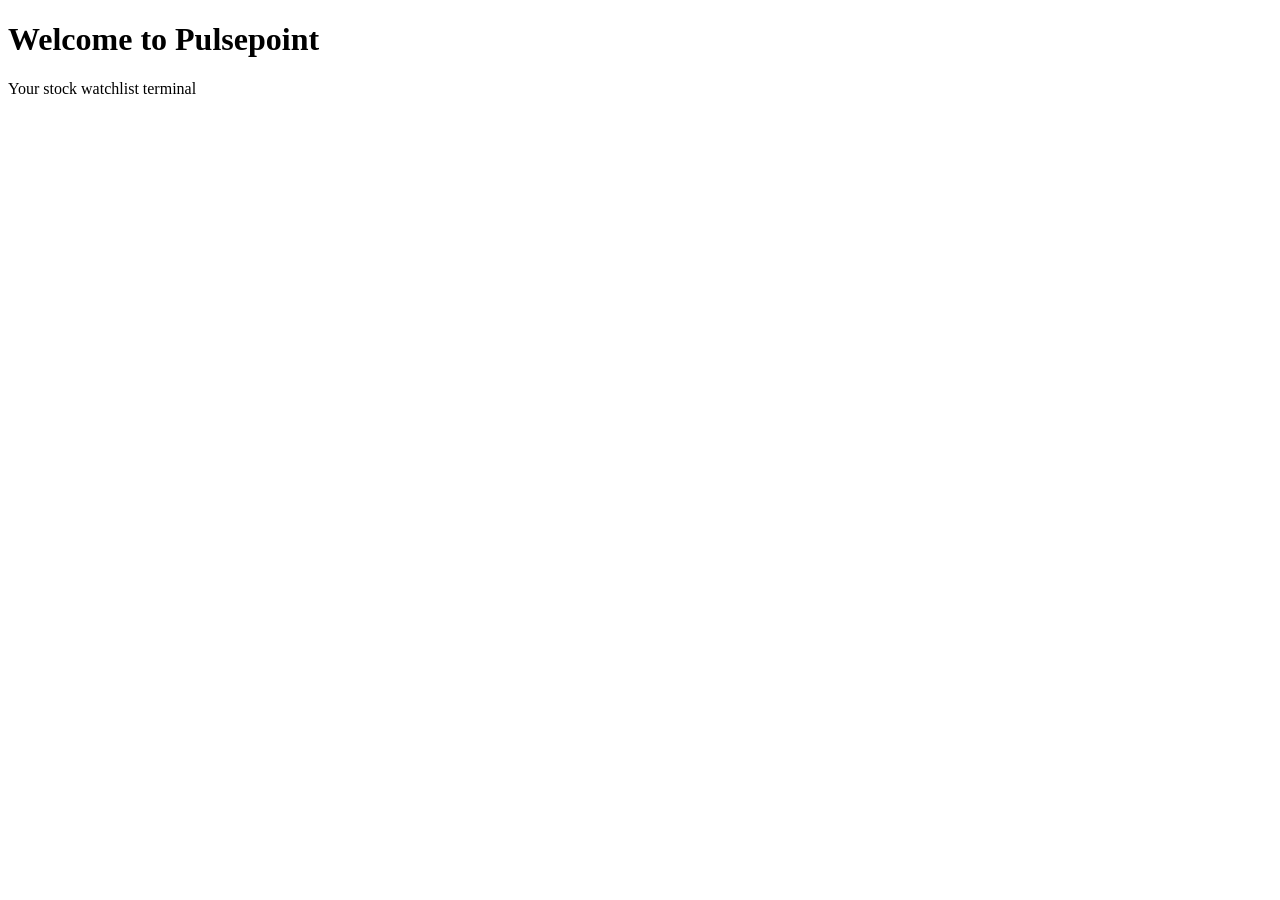
<file: Stocks-Market/Pulsepoint/watchlist/templates/watchlist/terminal.html>
<!DOCTYPE html>
<html lang="en">
<head>
    <meta charset="UTF-8">
    <meta name="viewport" content="width=device-width, initial-scale=1.0">
    <title>Pulsepoint - Watchlist</title>
</head>
<body>
    <h1>Welcome to Pulsepoint</h1>
    <p>Your stock watchlist terminal</p>
</body>
</html>
</file>
